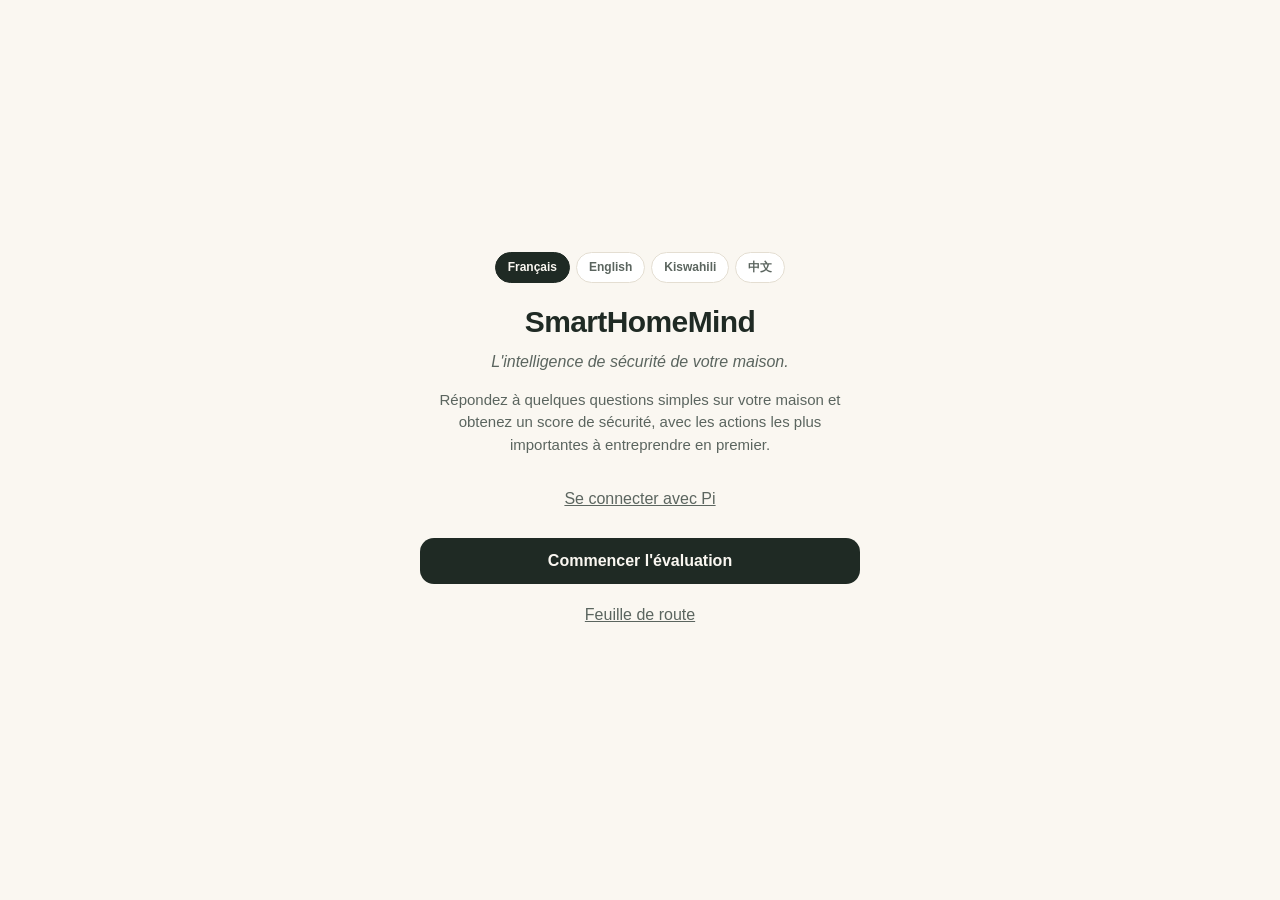
<file: index.html>
<!DOCTYPE html>
<html lang="fr">
<head>
  <meta charset="UTF-8" />
  <meta name="viewport" content="width=device-width, initial-scale=1.0" />
  <title>SmartHomeMind — Évaluation de sécurité domestique</title>
  <meta name="description" content="Évaluez la sécurité de votre maison et obtenez vos actions prioritaires." />

  <!-- PWA: installability -->
  <link rel="manifest" href="manifest.json" />
  <meta name="theme-color" content="#1f2a24" />

  <!-- PWA: iOS-specific install support (Safari doesn't fully read manifest.json) -->
  <meta name="apple-mobile-web-app-capable" content="yes" />
  <meta name="apple-mobile-web-app-status-bar-style" content="black-translucent" />
  <meta name="apple-mobile-web-app-title" content="SmartHomeMind" />
  <link rel="apple-touch-icon" href="assets/icons/apple-touch-icon.png" />

  <link rel="stylesheet" href="css/style.css" />

  <!-- Pi Network SDK (foundational, no bundler needed) -->
  <script src="https://sdk.minepi.com/pi-sdk.js"></script>
</head>
<body>
  <main id="app" role="main">
    <!-- All screens are rendered here by js/main.js -->
    <noscript>SmartHomeMind nécessite JavaScript pour fonctionner.</noscript>
  </main>

  <script type="module" src="js/main.js"></script>
</body>
</html>
</file>
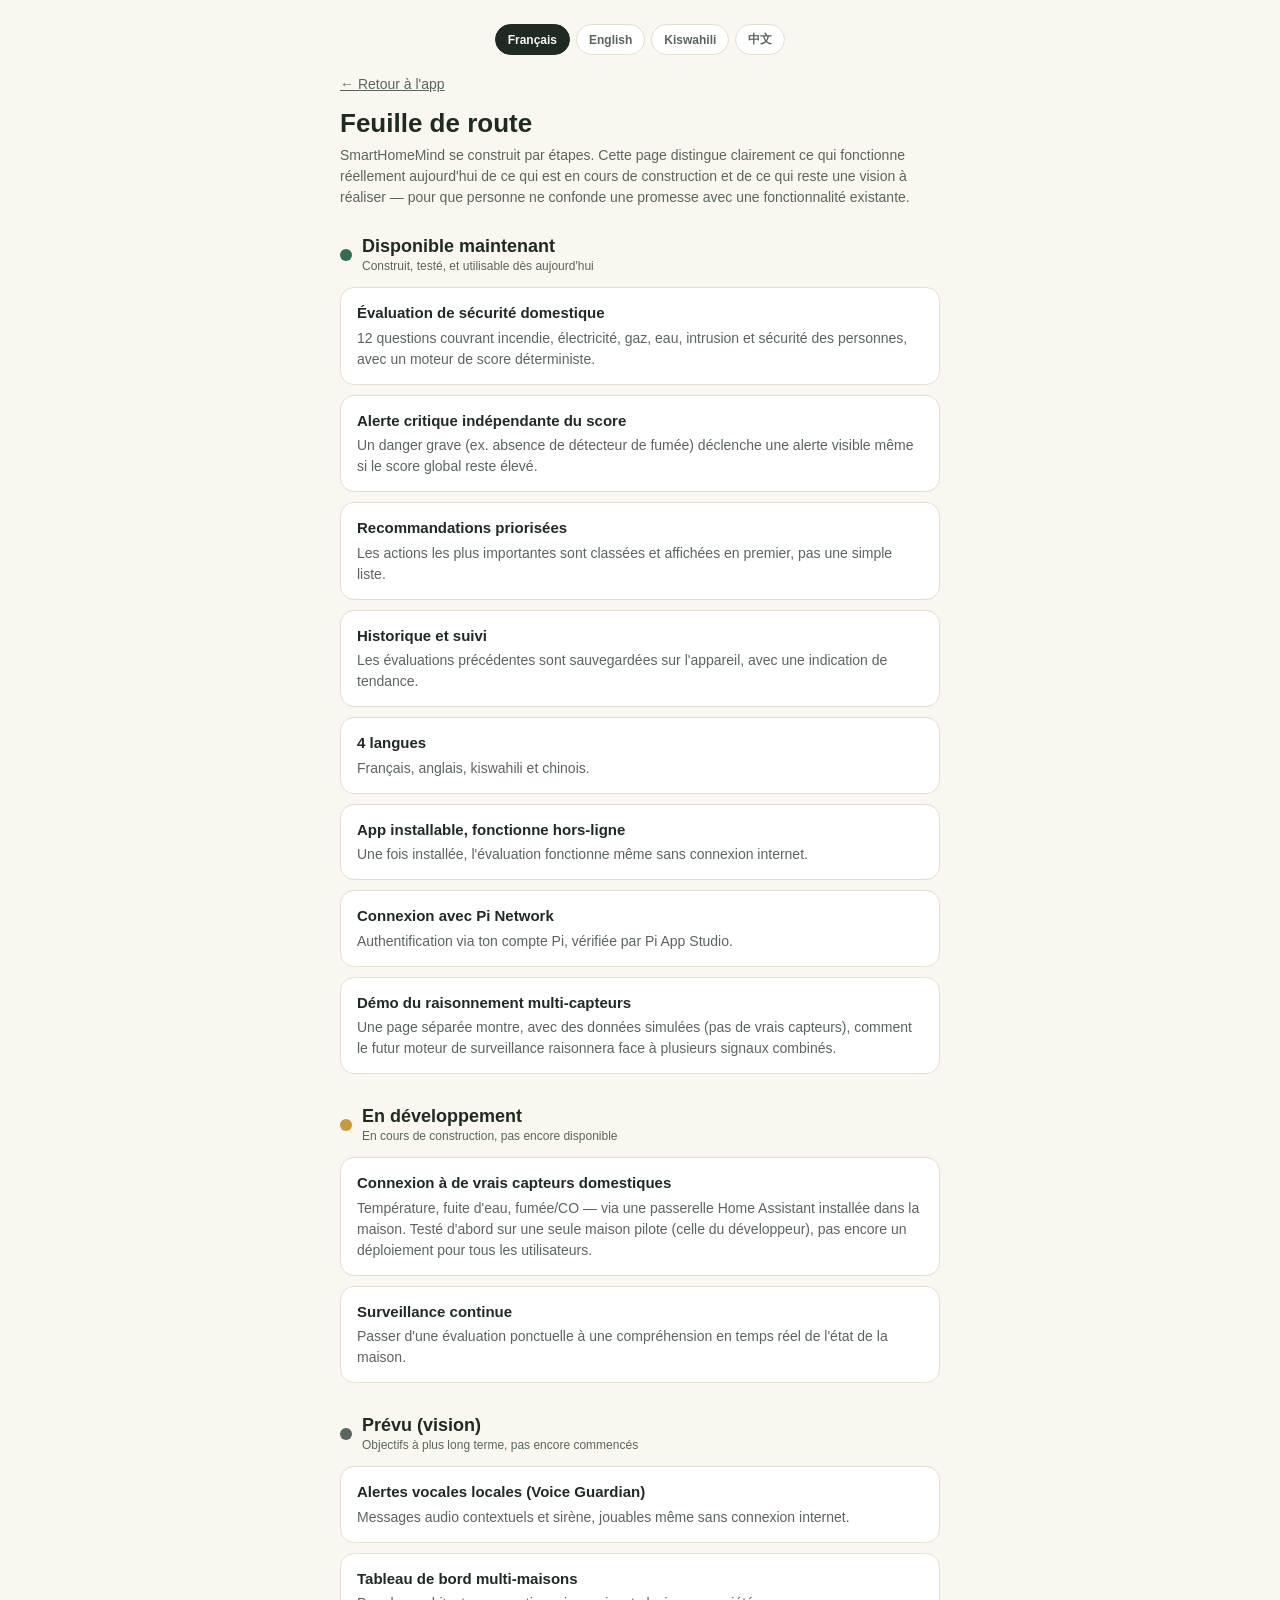
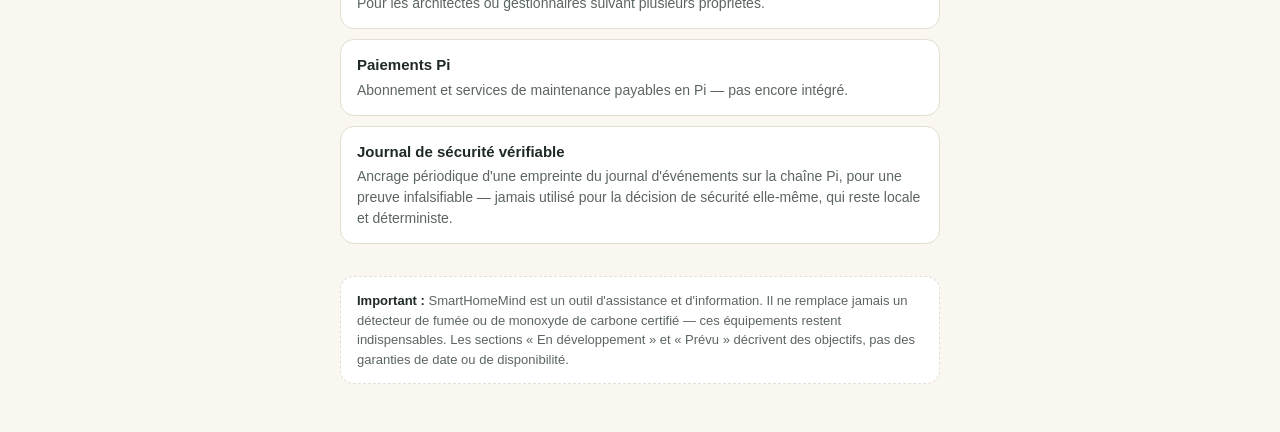
<file: roadmap/index.html>
<!DOCTYPE html>
<html lang="fr">
<head>
<meta charset="UTF-8" />
<meta name="viewport" content="width=device-width, initial-scale=1.0" />
<title>SmartHomeMind — Roadmap</title>
<meta name="description" content="Ce qui est disponible aujourd'hui, ce qui est en développement, et ce qui est prévu pour SmartHomeMind." />
<style>
:root {
  --color-bg: #faf7f1;
  --color-surface: #ffffff;
  --color-ink: #1f2a24;
  --color-ink-soft: #5b655f;
  --color-safe: #2f6f4e;
  --color-moderate: #c99a3b;
  --color-line: #e4ded2;
  --font-body: -apple-system, BlinkMacSystemFont, "Segoe UI", Roboto, "Helvetica Neue", Arial, sans-serif;
  --radius: 14px;
  --max-width: 640px;
}
* { box-sizing: border-box; }
html, body { margin: 0; padding: 0; background: var(--color-bg); color: var(--color-ink); font-family: var(--font-body); -webkit-font-smoothing: antialiased; }
body { min-height: 100vh; display: flex; justify-content: center; }
#app { width: 100%; max-width: var(--max-width); padding: 24px 20px 48px; }
.language-switcher { display: flex; justify-content: center; gap: 6px; margin-bottom: 20px; }
.lang-option { font-family: var(--font-body); font-size: 12px; font-weight: 600; padding: 6px 12px; border-radius: 999px; border: 1.5px solid var(--color-line); background: var(--color-surface); color: var(--color-ink-soft); cursor: pointer; }
.lang-option.is-selected { border-color: var(--color-ink); background: var(--color-ink); color: var(--color-bg); }
.back-link { display: inline-block; font-size: 14px; color: var(--color-ink-soft); text-decoration: underline; margin-bottom: 16px; background: none; border: none; cursor: pointer; padding: 0; font-family: var(--font-body); }
.page-title { font-size: 26px; font-weight: 800; margin: 0 0 6px; }
.page-intro { font-size: 14px; color: var(--color-ink-soft); line-height: 1.5; margin: 0 0 28px; }
.section { margin-bottom: 32px; }
.section-header { display: flex; align-items: center; gap: 10px; margin-bottom: 14px; }
.status-dot { width: 12px; height: 12px; border-radius: 50%; flex-shrink: 0; }
.status-dot.available { background: var(--color-safe); }
.status-dot.development { background: var(--color-moderate); }
.status-dot.planned { background: var(--color-ink-soft); }
.section-title { font-size: 18px; font-weight: 800; margin: 0; }
.section-subtitle { font-size: 12px; color: var(--color-ink-soft); margin: 2px 0 0; }
.feature-list { list-style: none; margin: 0; padding: 0; display: flex; flex-direction: column; gap: 10px; }
.feature-item { background: var(--color-surface); border: 1.5px solid var(--color-line); border-radius: var(--radius); padding: 14px 16px; font-size: 14px; line-height: 1.5; }
.feature-item strong { display: block; font-size: 15px; margin-bottom: 3px; }
.feature-item span { color: var(--color-ink-soft); }
.disclaimer { background: var(--color-surface); border: 1.5px dashed var(--color-line); border-radius: var(--radius); padding: 14px 16px; font-size: 13px; color: var(--color-ink-soft); line-height: 1.5; margin-top: 8px; }
.disclaimer strong { color: var(--color-ink); }
</style>
</head>
<body>
<main id="app"></main>

<script>
const LANGUAGE_STORAGE_KEY = "smarthomemind_lang_v1";
const SUPPORTED_LANGUAGES = ["fr", "en", "sw", "zh"];
const LANGUAGE_DISPLAY_NAMES = { fr: "Français", en: "English", sw: "Kiswahili", zh: "中文" };

function getLanguage() {
  const saved = localStorage.getItem(LANGUAGE_STORAGE_KEY);
  return SUPPORTED_LANGUAGES.includes(saved) ? saved : "fr";
}
function setLanguage(lang) {
  localStorage.setItem(LANGUAGE_STORAGE_KEY, lang);
  document.documentElement.lang = lang;
}

const T = {
  backLink: { fr: "← Retour à l'app", en: "← Back to app", sw: "← Rudi kwenye app", zh: "← 返回应用" },
  pageTitle: { fr: "Feuille de route", en: "Roadmap", sw: "Ramani ya njia", zh: "路线图" },
  pageIntro: {
    fr: "SmartHomeMind se construit par étapes. Cette page distingue clairement ce qui fonctionne réellement aujourd'hui de ce qui est en cours de construction et de ce qui reste une vision à réaliser — pour que personne ne confonde une promesse avec une fonctionnalité existante.",
    en: "SmartHomeMind is being built in stages. This page clearly separates what actually works today from what's being built and what remains a vision to achieve — so no one mistakes a promise for an existing feature.",
    sw: "SmartHomeMind inajengwa hatua kwa hatua. Ukurasa huu unatofautisha wazi kile kinachofanya kazi kweli leo na kile kinachoendelezwa na kile kinachobaki kuwa dira ya kufikiwa — ili hakuna mtu achanganye ahadi na kipengele kilichopo.",
    zh: "SmartHomeMind 正在分阶段构建。本页面清楚区分了今天真正可用的功能、正在开发中的功能，以及仍是愿景尚未实现的目标——以免任何人将承诺误认为已有功能。",
  },
  availableTitle: { fr: "Disponible maintenant", en: "Available now", sw: "Inapatikana sasa", zh: "现已推出" },
  availableSubtitle: { fr: "Construit, testé, et utilisable dès aujourd'hui", en: "Built, tested, and usable today", sw: "Imejengwa, imejaribiwa, na inaweza kutumika leo", zh: "已构建、已测试，今天即可使用" },
  devTitle: { fr: "En développement", en: "In development", sw: "Inaendelezwa", zh: "开发中" },
  devSubtitle: { fr: "En cours de construction, pas encore disponible", en: "Being built, not yet available", sw: "Inajengwa, bado haipatikani", zh: "正在建设中，尚未推出" },
  plannedTitle: { fr: "Prévu (vision)", en: "Planned (vision)", sw: "Imepangwa (dira)", zh: "计划中（愿景）" },
  plannedSubtitle: { fr: "Objectifs à plus long terme, pas encore commencés", en: "Longer-term goals, not yet started", sw: "Malengo ya muda mrefu, bado hayajaanza", zh: "长期目标，尚未开始" },
  disclaimerLabel: { fr: "Important :", en: "Important:", sw: "Muhimu:", zh: "重要提示：" },
  disclaimerText: {
    fr: "SmartHomeMind est un outil d'assistance et d'information. Il ne remplace jamais un détecteur de fumée ou de monoxyde de carbone certifié — ces équipements restent indispensables. Les sections « En développement » et « Prévu » décrivent des objectifs, pas des garanties de date ou de disponibilité.",
    en: "SmartHomeMind is an assistance and information tool. It never replaces a certified smoke or carbon monoxide detector — that equipment remains essential. The \"In development\" and \"Planned\" sections describe goals, not guarantees of date or availability.",
    sw: "SmartHomeMind ni chombo cha usaidizi na taarifa. Hakibadilishi kamwe kigunduzi cha moshi au monoksidi kaboni kilichothibitishwa — vifaa hivyo vinabaki muhimu. Sehemu za \"Inaendelezwa\" na \"Imepangwa\" zinaelezea malengo, si dhamana ya tarehe au upatikanaji.",
    zh: "SmartHomeMind 是一款辅助信息工具。它绝不能替代经认证的烟雾或一氧化碳探测器——这些设备仍然是必不可少的。“开发中”和“计划中”部分描述的是目标，而非日期或可用性的保证。",
  },
};
  
const AVAILABLE_FEATURES = [
  {
    title: { fr: "Évaluation de sécurité domestique", en: "Home safety assessment", sw: "Tathmini ya usalama wa nyumbani", zh: "家庭安全评估" },
    desc: {
      fr: "12 questions couvrant incendie, électricité, gaz, eau, intrusion et sécurité des personnes, avec un moteur de score déterministe.",
      en: "12 questions covering fire, electrical, gas, water, intrusion, and people safety, with a deterministic scoring engine.",
      sw: "Maswali 12 yanayohusu moto, umeme, gesi, maji, uvamizi, na usalama wa watu, pamoja na injini ya alama thabiti.",
      zh: "涵盖火灾、电气、燃气、水、入侵和人身安全的12个问题，配有确定性评分引擎。",
    },
  },
  {
    title: { fr: "Alerte critique indépendante du score", en: "Critical alert independent of score", sw: "Tahadhari muhimu isiyotegemea alama", zh: "独立于评分的严重警报" },
    desc: {
      fr: "Un danger grave (ex. absence de détecteur de fumée) déclenche une alerte visible même si le score global reste élevé.",
      en: "A serious hazard (e.g. no smoke detector) triggers a visible alert even if the overall score stays high.",
      sw: "Hatari kubwa (mfano, kutokuwa na kigunduzi cha moshi) husababisha tahadhari inayoonekana hata kama alama ya jumla inabaki juu.",
      zh: "严重危险（例如没有烟雾探测器）即使总体评分较高，也会触发明显警报。",
    },
  },
  {
    title: { fr: "Recommandations priorisées", en: "Prioritized recommendations", sw: "Mapendekezo yenye kipaumbele", zh: "优先建议" },
    desc: {
      fr: "Les actions les plus importantes sont classées et affichées en premier, pas une simple liste.",
      en: "The most important actions are ranked and shown first, not just a plain list.",
      sw: "Hatua muhimu zaidi zimepangwa na kuonyeshwa kwanza, si orodha tu.",
      zh: "最重要的行动会被排序并优先显示，而不是简单罗列。",
    },
  },
  {
    title: { fr: "Historique et suivi", en: "History and tracking", sw: "Historia na ufuatiliaji", zh: "历史记录与追踪" },
    desc: {
      fr: "Les évaluations précédentes sont sauvegardées sur l'appareil, avec une indication de tendance.",
      en: "Past assessments are saved on the device, with a trend indicator.",
      sw: "Tathmini za awali zinahifadhiwa kwenye kifaa, pamoja na kiashiria cha mwelekeo.",
      zh: "以往的评估会保存在设备上，并显示趋势指示。",
    },
  },
  {
    title: { fr: "4 langues", en: "4 languages", sw: "Lugha 4", zh: "4种语言" },
    desc: {
      fr: "Français, anglais, kiswahili et chinois.",
      en: "French, English, Kiswahili, and Chinese.",
      sw: "Kifaransa, Kiingereza, Kiswahili, na Kichina.",
      zh: "法语、英语、斯瓦希里语和中文。",
    },
  },
  {
    title: { fr: "App installable, fonctionne hors-ligne", en: "Installable app, works offline", sw: "App inayoweza kusakinishwa, inafanya kazi bila mtandao", zh: "可安装应用，离线可用" },
    desc: {
      fr: "Une fois installée, l'évaluation fonctionne même sans connexion internet.",
      en: "Once installed, the assessment works even without an internet connection.",
      sw: "Mara ikisakinishwa, tathmini inafanya kazi hata bila muunganisho wa intaneti.",
      zh: "安装后，即使没有网络连接，评估功能也能使用。",
    },
  },
  {
    title: { fr: "Connexion avec Pi Network", en: "Sign in with Pi Network", sw: "Kuingia na Pi Network", zh: "使用 Pi Network 登录" },
    desc: {
      fr: "Authentification via ton compte Pi, vérifiée par Pi App Studio.",
      en: "Authentication via your Pi account, verified by Pi App Studio.",
      sw: "Uthibitishaji kupitia akaunti yako ya Pi, iliyothibitishwa na Pi App Studio.",
      zh: "通过您的 Pi 账户进行身份验证，由 Pi App Studio 验证。",
    },
  },
  {
    title: { fr: "Démo du raisonnement multi-capteurs", en: "Multi-sensor reasoning demo", sw: "Onyesho la hoja za sensa nyingi", zh: "多传感器推理演示" },
    desc: {
      fr: "Une page séparée montre, avec des données simulées (pas de vrais capteurs), comment le futur moteur de surveillance raisonnera face à plusieurs signaux combinés.",
      en: "A separate page shows, using simulated data (no real sensors), how the future monitoring engine will reason about multiple combined signals.",
      sw: "Ukurasa tofauti unaonyesha, kwa kutumia data ya kuiga (si sensa halisi), jinsi injini ya ufuatiliaji ya baadaye itakavyofikiri kuhusu ishara nyingi zilizounganishwa.",
      zh: "另一个页面使用模拟数据（非真实传感器）展示未来的监控引擎将如何对多个组合信号进行推理。",
    },
  },
];

const DEVELOPMENT_FEATURES = [
  {
    title: { fr: "Connexion à de vrais capteurs domestiques", en: "Connecting real home sensors", sw: "Kuunganisha sensa halisi za nyumbani", zh: "连接真实的家庭传感器" },
    desc: {
      fr: "Température, fuite d'eau, fumée/CO — via une passerelle Home Assistant installée dans la maison. Testé d'abord sur une seule maison pilote (celle du développeur), pas encore un déploiement pour tous les utilisateurs.",
      en: "Temperature, water leak, smoke/CO — via a Home Assistant gateway installed in the home. Being tested first on a single pilot house (the developer's own), not yet a rollout for all users.",
      sw: "Joto, uvujaji wa maji, moshi/CO — kupitia lango la Home Assistant lililowekwa nyumbani. Inajaribiwa kwanza kwenye nyumba moja ya majaribio (ya mtengenezaji mwenyewe), bado si kwa watumiaji wote.",
      zh: "温度、漏水、烟雾/一氧化碳——通过安装在家中的 Home Assistant 网关。目前仅在一个试点住宅（开发者自己的住宅）中测试，尚未面向所有用户推广。",
    },
  },
  {
    title: { fr: "Surveillance continue", en: "Continuous monitoring", sw: "Ufuatiliaji endelevu", zh: "持续监控" },
    desc: {
      fr: "Passer d'une évaluation ponctuelle à une compréhension en temps réel de l'état de la maison.",
      en: "Moving from a one-time assessment to a real-time understanding of the home's state.",
      sw: "Kuhama kutoka tathmini ya mara moja kwenda uelewa wa wakati halisi wa hali ya nyumba.",
      zh: "从一次性评估转变为对家庭状态的实时理解。",
    },
  },
];
  
const PLANNED_FEATURES = [
  {
    title: { fr: "Alertes vocales locales (Voice Guardian)", en: "Local voice alerts (Voice Guardian)", sw: "Tahadhari za sauti za ndani (Mlinzi wa Sauti)", zh: "本地语音警报（语音守护者）" },
    desc: {
      fr: "Messages audio contextuels et sirène, jouables même sans connexion internet.",
      en: "Contextual audio messages and siren, playable even without an internet connection.",
      sw: "Ujumbe wa sauti wa muktadha na king'ora, unaoweza kuchezwa hata bila muunganisho wa intaneti.",
      zh: "情境化语音消息和警报声，即使没有网络连接也能播放。",
    },
  },
  {
    title: { fr: "Tableau de bord multi-maisons", en: "Multi-home dashboard", sw: "Dashibodi ya nyumba nyingi", zh: "多住宅仪表板" },
    desc: {
      fr: "Pour les architectes ou gestionnaires suivant plusieurs propriétés.",
      en: "For architects or managers overseeing multiple properties.",
      sw: "Kwa wasanifu au wasimamizi wanaofuatilia mali nyingi.",
      zh: "适用于管理多处房产的建筑师或管理人员。",
    },
  },
  {
    title: { fr: "Paiements Pi", en: "Pi Payments", sw: "Malipo ya Pi", zh: "Pi 支付" },
    desc: {
      fr: "Abonnement et services de maintenance payables en Pi — pas encore intégré.",
      en: "Subscription and maintenance services payable in Pi — not yet integrated.",
      sw: "Usajili na huduma za matengenezo zinazolipwa kwa Pi — bado hazijaunganishwa.",
      zh: "可用 Pi 支付的订阅和维护服务——尚未集成。",
    },
  },
  {
    title: { fr: "Journal de sécurité vérifiable", en: "Verifiable safety log", sw: "Kumbukumbu ya usalama inayothibitishwa", zh: "可验证的安全日志" },
    desc: {
      fr: "Ancrage périodique d'une empreinte du journal d'événements sur la chaîne Pi, pour une preuve infalsifiable — jamais utilisé pour la décision de sécurité elle-même, qui reste locale et déterministe.",
      en: "Periodic anchoring of an event-log fingerprint on the Pi chain, for tamper-proof evidence — never used for the safety decision itself, which stays local and deterministic.",
      sw: "Uwekaji wa mara kwa mara wa alama ya kumbukumbu ya matukio kwenye mnyororo wa Pi, kwa ushahidi usioweza kubadilishwa — haitumiki kamwe kwa uamuzi wa usalama wenyewe, ambao unabaki wa ndani na thabiti.",
      zh: "定期将事件日志的指纹锚定在 Pi 链上，以提供防篡改证据——绝不用于安全决策本身，安全决策始终保持本地化和确定性。",
    },
  },
];

function t(key) {
  const lang = getLanguage();
  return T[key][lang] || T[key].fr;
}
function localized(field) {
  const lang = getLanguage();
  return field[lang] || field.fr;
}

function renderFeatureList(features) {
  return `
    <ul class="feature-list">
      ${features
        .map(
          (f) => `
        <li class="feature-item">
          <strong>${localized(f.title)}</strong>
          <span>${localized(f.desc)}</span>
        </li>
      `
        )
        .join("")}
    </ul>
  `;
}

function render() {
  const currentLang = getLanguage();
  const root = document.getElementById("app");

  root.innerHTML = `
    <div class="language-switcher" role="group" aria-label="Language">
      ${SUPPORTED_LANGUAGES.map(
        (lang) => `
        <button type="button" class="lang-option ${lang === currentLang ? "is-selected" : ""}" data-lang="${lang}">
          ${LANGUAGE_DISPLAY_NAMES[lang]}
        </button>
      `
      ).join("")}
    </div>

    <button type="button" class="back-link" id="back-link">${t("backLink")}</button>

    <h1 class="page-title">${t("pageTitle")}</h1>
    <p class="page-intro">${t("pageIntro")}</p>

    <div class="section">
      <div class="section-header">
        <span class="status-dot available"></span>
        <div>
          <h2 class="section-title">${t("availableTitle")}</h2>
          <p class="section-subtitle">${t("availableSubtitle")}</p>
        </div>
      </div>
      ${renderFeatureList(AVAILABLE_FEATURES)}
    </div>

    <div class="section">
      <div class="section-header">
        <span class="status-dot development"></span>
        <div>
          <h2 class="section-title">${t("devTitle")}</h2>
          <p class="section-subtitle">${t("devSubtitle")}</p>
        </div>
      </div>
      ${renderFeatureList(DEVELOPMENT_FEATURES)}
    </div>

    <div class="section">
      <div class="section-header">
        <span class="status-dot planned"></span>
        <div>
          <h2 class="section-title">${t("plannedTitle")}</h2>
          <p class="section-subtitle">${t("plannedSubtitle")}</p>
        </div>
      </div>
      ${renderFeatureList(PLANNED_FEATURES)}
    </div>

    <div class="disclaimer">
      <strong>${t("disclaimerLabel")}</strong> ${t("disclaimerText")}
    </div>
  `;

  root.querySelectorAll(".lang-option").forEach((btn) => {
    btn.addEventListener("click", () => {
      setLanguage(btn.dataset.lang);
      render();
    });
  });

  document.getElementById("back-link").addEventListener("click", () => {
    window.location.href = "../index.html";
  });
}

document.documentElement.lang = getLanguage();
render();
</script>
</body>
</html>
</file>
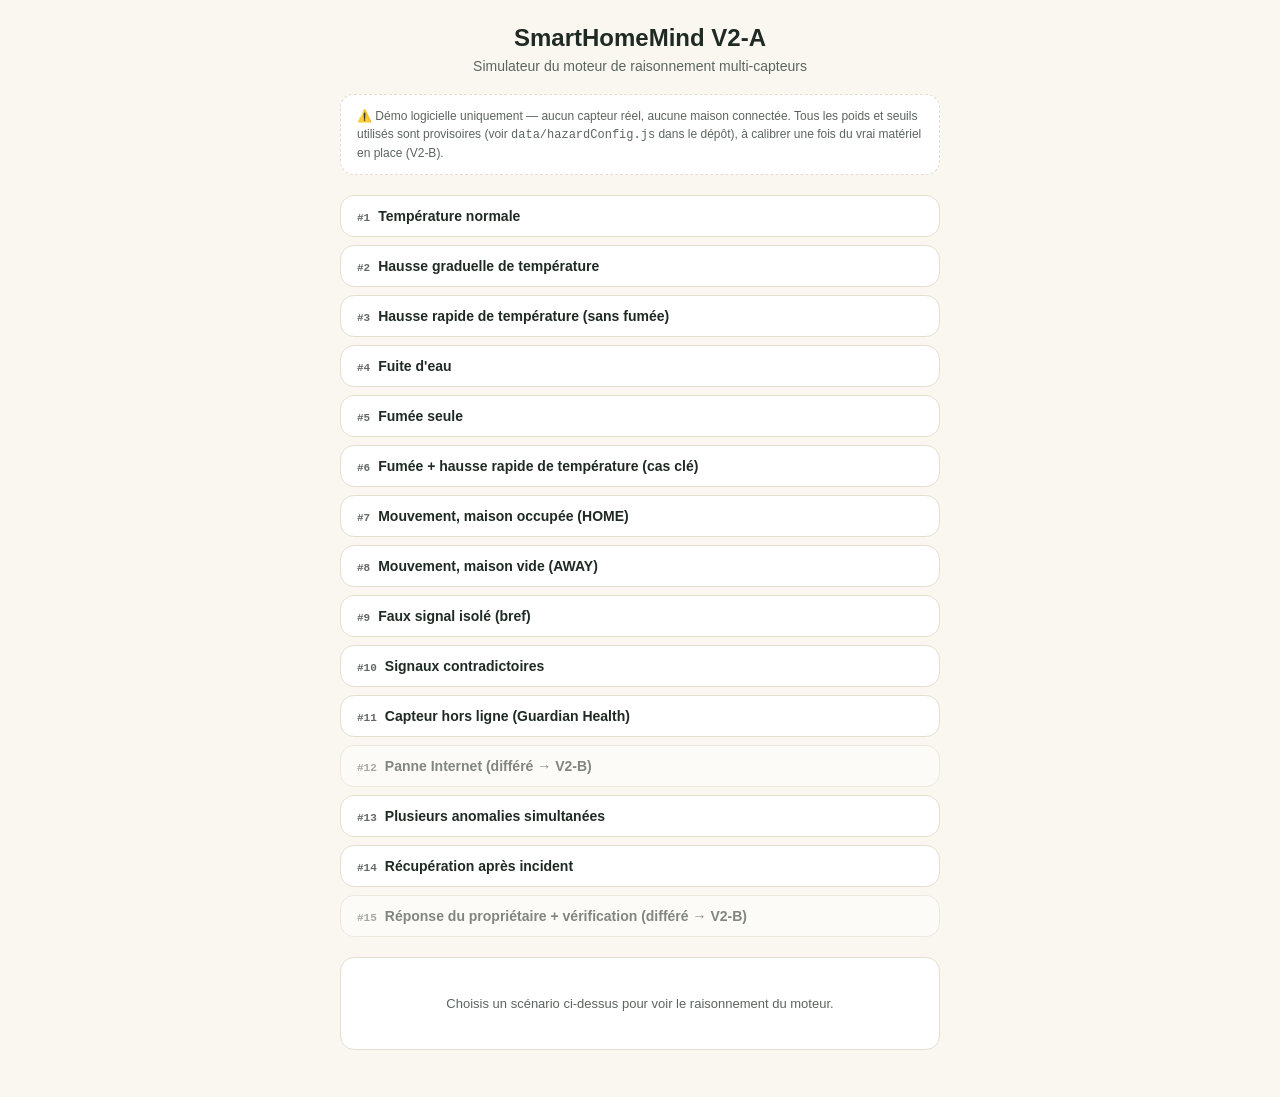
<file: v2a/simulation.html>
<!DOCTYPE html>
<html lang="fr">
<head>
<meta charset="UTF-8" />
<meta name="viewport" content="width=device-width, initial-scale=1.0" />
<title>SmartHomeMind V2-A — Simulateur de raisonnement</title>
<meta name="description" content="Démo interactive du moteur de raisonnement multi-capteurs de SmartHomeMind — aucun matériel requis." />
<style>
:root {
  --color-bg: #faf7f1;
  --color-surface: #ffffff;
  --color-ink: #1f2a24;
  --color-ink-soft: #5b655f;
  --color-safe: #2f6f4e;
  --color-moderate: #c99a3b;
  --color-risk: #b8452f;
  --color-critical: #7a1f1f;
  --color-line: #e4ded2;
  --font-body: -apple-system, BlinkMacSystemFont, "Segoe UI", Roboto, "Helvetica Neue", Arial, sans-serif;
  --font-mono: ui-monospace, "SF Mono", "Cascadia Mono", "Roboto Mono", Consolas, monospace;
  --radius: 14px;
  --max-width: 640px;
}
* { box-sizing: border-box; }
html, body { margin: 0; padding: 0; background: var(--color-bg); color: var(--color-ink); font-family: var(--font-body); -webkit-font-smoothing: antialiased; }
body { min-height: 100vh; display: flex; justify-content: center; }
#app { width: 100%; max-width: var(--max-width); min-height: 100vh; padding: 24px 20px 48px; }
.header { text-align: center; margin-bottom: 20px; }
.app-title { font-size: 24px; font-weight: 800; margin: 0 0 6px; }
.app-tagline { font-size: 14px; color: var(--color-ink-soft); margin: 0; }
.disclaimer { background: var(--color-surface); border: 1.5px dashed var(--color-line); border-radius: var(--radius); padding: 12px 16px; font-size: 12px; color: var(--color-ink-soft); margin-bottom: 20px; line-height: 1.5; }
.scenario-picker { display: flex; flex-direction: column; gap: 8px; margin-bottom: 20px; }
.scenario-btn { text-align: left; font-family: var(--font-body); font-size: 14px; font-weight: 600; padding: 12px 16px; border-radius: var(--radius); border: 1.5px solid var(--color-line); background: var(--color-surface); cursor: pointer; color: var(--color-ink); }
.scenario-btn:hover { border-color: var(--color-ink); }
.scenario-btn.is-selected { border-color: var(--color-ink); background: var(--color-ink); color: var(--color-bg); }
.scenario-btn .num { font-family: var(--font-mono); font-size: 11px; opacity: 0.7; margin-right: 8px; }
.scenario-btn.deferred { opacity: 0.55; cursor: not-allowed; }
.run-panel { background: var(--color-surface); border: 1.5px solid var(--color-line); border-radius: var(--radius); padding: 18px; }
.run-panel h2 { font-size: 16px; margin: 0 0 4px; }
.run-panel .desc { font-size: 13px; color: var(--color-ink-soft); margin: 0 0 14px; }
.deferred-note { background: #fff6e6; border: 1px solid var(--color-moderate); border-radius: 10px; padding: 12px 14px; font-size: 13px; color: var(--color-ink); }
.steps-list { font-family: var(--font-mono); font-size: 12px; background: var(--color-bg); border-radius: 10px; padding: 10px 14px; margin-bottom: 14px; white-space: pre-wrap; line-height: 1.6; }
.result-block { border-top: 1px solid var(--color-line); padding-top: 14px; margin-top: 14px; }
.result-location { font-size: 13px; font-weight: 700; text-transform: uppercase; letter-spacing: 0.04em; color: var(--color-ink-soft); margin-bottom: 8px; }
.category-row { display: flex; flex-wrap: wrap; align-items: center; gap: 8px; padding: 10px 12px; border-radius: 10px; margin-bottom: 8px; border: 1.5px solid var(--color-line); }
.category-row.level-NORMAL { border-color: var(--color-line); }
.category-row.level-INFO { border-color: #cfcabb; background: #fbfaf6; }
.category-row.level-WARNING { border-color: var(--color-moderate); background: #fff8ea; }
.category-row.level-CRITICAL { border-color: var(--color-critical); background: #fdeeee; }
.category-name { font-weight: 700; font-size: 13px; min-width: 150px; }
.metric { font-family: var(--font-mono); font-size: 12px; color: var(--color-ink-soft); }
.level-pill { font-size: 11px; font-weight: 800; text-transform: uppercase; padding: 3px 8px; border-radius: 999px; color: #fff; }
.level-pill.level-NORMAL { background: var(--color-ink-soft); }
.level-pill.level-INFO { background: #8a8367; }
.level-pill.level-WARNING { background: var(--color-moderate); }
.level-pill.level-CRITICAL { background: var(--color-critical); }
.downgrade-note { font-size: 11px; color: var(--color-moderate); font-style: italic; }
.channels { font-size: 11px; color: var(--color-ink-soft); width: 100%; margin-top: 4px; }
.expectation { font-size: 12px; color: var(--color-ink-soft); margin-top: 14px; padding-top: 10px; border-top: 1px dashed var(--color-line); }
.guardian-health { font-size: 12px; margin-top: 8px; padding: 8px 12px; border-radius: 8px; background: var(--color-bg); }
.empty-state { text-align: center; color: var(--color-ink-soft); font-size: 13px; padding: 20px 0; }
</style>
</head>
<body>
<main id="app"></main>

<script>
/* ============================================================
   ENGINE — ported from the Node.js CLI version (core/*.js and
   simulator/scenarios.js in this same repo's v2a/ folder). Logic is
   kept identical; only the module system changes (no require/exports,
   since this runs directly in the browser).
   ============================================================ */

// ---------- data/hazardConfig.js ----------
const METRIC_CONFIG = {
  smoke: { weight: 0.5, halfLifeSeconds: 60 },
  co: { weight: 0.5, halfLifeSeconds: 180 },
  water_leak: { weight: 0.4, halfLifeSeconds: 600 },
  temperature_velocity: { weight: 0.35, halfLifeSeconds: 120 },
  temperature_absolute: { weight: 0.3, halfLifeSeconds: 300 },
  motion: { weight: 0.3, halfLifeSeconds: 90 },
};
const HAZARD_CATEGORIES = {
  FIRE: ["smoke", "temperature_velocity"],
  GAS: ["co"],
  WATER: ["water_leak"],
  INTRUSION: ["motion"],
  ELECTRICAL_OVERHEATING: ["temperature_absolute"],
};
const ESCALATION_THRESHOLDS = [
  { min: 0.8, level: "CRITICAL" },
  { min: 0.5, level: "WARNING" },
  { min: 0.2, level: "INFO" },
  { min: 0, level: "NORMAL" },
];
const SINGLE_SIGNAL_CONFIDENCE_CAP = 0.6;

// ---------- core/decay.js ----------
function computeDecay(ageSeconds, halfLifeSeconds) {
  if (ageSeconds < 0) return 1.0;
  return Math.pow(0.5, ageSeconds / halfLifeSeconds);
}

// ---------- core/homeState.js ----------
class HomeState {
  constructor(initialState) { this.current = initialState; }
  get() { return this.current; }
}

// ---------- core/guardianHealth.js ----------
const DEFAULT_STALE_AFTER_SECONDS = 300;
class GuardianHealth {
  constructor(staleAfterSeconds = DEFAULT_STALE_AFTER_SECONDS) {
    this.staleAfterSeconds = staleAfterSeconds;
    this.lastSeenBySensor = new Map();
  }
  recordHeartbeat(sensorId, timestampMs) {
    const prev = this.lastSeenBySensor.get(sensorId);
    if (!prev || timestampMs > prev) this.lastSeenBySensor.set(sensorId, timestampMs);
  }
  getSensorStatus(sensorId, nowMs) {
    const lastSeen = this.lastSeenBySensor.get(sensorId);
    if (lastSeen === undefined) return "UNKNOWN";
    const ageSeconds = (nowMs - lastSeen) / 1000;
    return ageSeconds > this.staleAfterSeconds ? "DEGRADED" : "OK";
  }
  getSensorConfidenceFactor(sensorId, nowMs) {
    const status = this.getSensorStatus(sensorId, nowMs);
    if (status === "OK") return 1.0;
    if (status === "DEGRADED") return 0.4;
    return 0.2;
  }
}

// ---------- core/riskEngine.js ----------
const VELOCITY_WINDOW_SECONDS = 180;
const VELOCITY_NOISE_FLOOR = 0.5;
const VELOCITY_SATURATION = 5.0;
const TEMP_ABS_NORMAL_C = 40;
const TEMP_ABS_SATURATION_C = 80;
const MOTION_HOME_STATE_INTENSITY = { HOME: 0.05, NIGHT: 0.5, AWAY: 0.9, VACATION: 1.0 };

function round3(n) { return Math.round(n * 1000) / 1000; }

class RiskEngine {
  constructor(homeState, guardianHealth) {
    this.homeState = homeState;
    this.guardianHealth = guardianHealth;
    this.history = new Map();
  }
  ingestReading(reading) {
    const { sensorId, timestampMs } = reading;
    if (!this.history.has(sensorId)) this.history.set(sensorId, []);
    this.history.get(sensorId).push(reading);
    this.guardianHealth.recordHeartbeat(sensorId, timestampMs);
  }
  computeTemperatureVelocity(sensorId, nowMs) {
    const readings = (this.history.get(sensorId) || []).filter(
      (r) => r.metricType === "temperature" && nowMs - r.timestampMs <= VELOCITY_WINDOW_SECONDS * 1000
    );
    if (readings.length < 2) return 0;
    const first = readings[0], last = readings[readings.length - 1];
    const minutesElapsed = (last.timestampMs - first.timestampMs) / 60000;
    if (minutesElapsed <= 0) return 0;
    return Math.max(0, (last.value - first.value) / minutesElapsed);
  }
  normalizeIntensity(reading) {
    switch (reading.metricType) {
      case "smoke": case "water_leak": return reading.value ? 1 : 0;
      case "co": return Math.min(1, Math.max(0, reading.value));
      case "motion": {
        const state = this.homeState.get();
        return reading.value ? (MOTION_HOME_STATE_INTENSITY[state] ?? 0.3) : 0;
      }
      case "temperature_velocity_derived": {
        const v = reading.value;
        if (v < VELOCITY_NOISE_FLOOR) return 0;
        return Math.min(1, v / VELOCITY_SATURATION);
      }
      case "temperature_absolute_derived": {
        const t = reading.value;
        if (t < TEMP_ABS_NORMAL_C) return 0;
        return Math.min(1, (t - TEMP_ABS_NORMAL_C) / (TEMP_ABS_SATURATION_C - TEMP_ABS_NORMAL_C));
      }
      default: return 0;
    }
  }
  evaluateLocation(locationId, nowMs) {
    const results = {};
    for (const [category, metricTypes] of Object.entries(HAZARD_CATEGORIES)) {
      let score = 0;
      const contributingFactors = [];
      const corroboratingTypes = new Set();
      for (const metricType of metricTypes) {
        const config = METRIC_CONFIG[metricType];
        if (!config) continue;
        const effectiveReadings = this._getEffectiveReadings(metricType, locationId, nowMs);
        for (const eff of effectiveReadings) {
          const ageSeconds = (nowMs - eff.timestampMs) / 1000;
          const decay = computeDecay(ageSeconds, config.halfLifeSeconds);
          const intensity = this.normalizeIntensity(eff);
          if (intensity <= 0) continue;
          const healthFactor = this.guardianHealth.getSensorConfidenceFactor(eff.sensorId, nowMs);
          const contribution = intensity * config.weight * decay * healthFactor;
          if (contribution > 0) {
            score += contribution;
            corroboratingTypes.add(metricType);
            contributingFactors.push({ sensorId: eff.sensorId, metricType, decay, healthFactor, contribution: round3(contribution) });
          }
        }
      }
      score = Math.min(1, round3(score));
      let confidence = 0;
      if (contributingFactors.length > 0) {
        const avgFreshnessHealth = contributingFactors.reduce((sum, f) => sum + f.decay * f.healthFactor, 0) / contributingFactors.length;
        const corroborationBoost = Math.min(1, corroboratingTypes.size / metricTypes.length);
        confidence = avgFreshnessHealth * (0.5 + 0.5 * corroborationBoost);
        if (corroboratingTypes.size <= 1) confidence = Math.min(confidence, SINGLE_SIGNAL_CONFIDENCE_CAP);
      }
      confidence = round3(Math.min(1, confidence));
      results[category] = { score, confidence, contributingFactors };
    }
    return results;
  }
  _getEffectiveReadings(metricType, locationId, nowMs) {
    if (metricType === "temperature_velocity") {
      return this._latestPerSensor("temperature", locationId).map((r) => ({ ...r, metricType: "temperature_velocity_derived", value: this.computeTemperatureVelocity(r.sensorId, nowMs) }));
    }
    if (metricType === "temperature_absolute") {
      return this._latestPerSensor("temperature", locationId).map((r) => ({ ...r, metricType: "temperature_absolute_derived", value: r.value }));
    }
    return this._latestPerSensor(metricType, locationId);
  }
  _latestPerSensor(metricType, locationId) {
    const bySensor = new Map();
    for (const [sensorId, readings] of this.history.entries()) {
      const matching = readings.filter((r) => r.metricType === metricType && r.locationId === locationId);
      if (matching.length === 0) continue;
      bySensor.set(sensorId, matching[matching.length - 1]);
    }
    return Array.from(bySensor.values());
  }
}

// ---------- core/escalation.js ----------
const LOW_CONFIDENCE_THRESHOLD = 0.4;
const LEVEL_ORDER = ["NORMAL", "INFO", "WARNING", "CRITICAL"];
function levelFromScore(score) { return ESCALATION_THRESHOLDS.find((t) => score >= t.min).level; }
function downgrade(level) { return LEVEL_ORDER[Math.max(0, LEVEL_ORDER.indexOf(level) - 1)]; }
function decideEscalation(category, evaluation, language) {
  const { score, confidence } = evaluation;
  let level = levelFromScore(score);
  const wasDowngraded = level !== "NORMAL" && confidence < LOW_CONFIDENCE_THRESHOLD;
  if (wasDowngraded) level = downgrade(level);
  return { category, score, confidence, rawLevel: levelFromScore(score), finalLevel: level, downgradedForLowConfidence: wasDowngraded, alertPlan: buildAlertPlan(category, level, language) };
}
function buildAlertPlan(category, level, language) {
  if (level === "NORMAL") return { channels: [], audioFile: null };
  const audioFile = `/assets/audio/${language}/alert_${category.toLowerCase()}_${level.toLowerCase()}.mp3`;
  if (level === "INFO") return { channels: ["LOG", "PUSH_DIGEST"], audioFile: null };
  if (level === "WARNING") return { channels: ["PUSH_NOTIFICATION", "LOCAL_AUDIO_PULSE"], audioFile };
  return { channels: ["PUSH_NOTIFICATION_HIGH_PRIORITY", "LOCAL_AUDIO_LOOP"], audioFile };
}

// ---------- simulator/scenarios.js ----------
const BASE_TIME_MS = Date.parse("2026-01-01T00:00:00Z");
const s = (seconds) => BASE_TIME_MS + seconds * 1000;
const SCENARIOS = [
  { id: 1, name: "Température normale", homeState: "HOME", location: "kitchen",
    steps: [{ sensorId: "temp_kitchen_01", metricType: "temperature", value: 22, timestampMs: s(0) }, { sensorId: "temp_kitchen_01", metricType: "temperature", value: 22.3, timestampMs: s(60) }],
    evalAtSeconds: 60, expectation: "Devrait rester NORMAL." },
  { id: 2, name: "Hausse graduelle de température", homeState: "HOME", location: "kitchen",
    steps: [{ sensorId: "temp_kitchen_01", metricType: "temperature", value: 22, timestampMs: s(0) }, { sensorId: "temp_kitchen_01", metricType: "temperature", value: 24, timestampMs: s(180) }],
    evalAtSeconds: 180, expectation: "Hausse lente — devrait rester sous le seuil de bruit." },
  { id: 3, name: "Hausse rapide de température (sans fumée)", homeState: "HOME", location: "garage",
    steps: [{ sensorId: "temp_garage_01", metricType: "temperature", value: 25, timestampMs: s(0) }, { sensorId: "temp_garage_01", metricType: "temperature", value: 40, timestampMs: s(120) }],
    evalAtSeconds: 120, expectation: "Hausse rapide, pas de fumée — signal unique, confiance plafonnée." },
  { id: 4, name: "Fuite d'eau", homeState: "HOME", location: "bathroom",
    steps: [{ sensorId: "leak_bathroom_01", metricType: "water_leak", value: 1, timestampMs: s(0) }],
    evalAtSeconds: 10, expectation: "WATER devrait monter — signal unique, confiance plafonnée." },
  { id: 5, name: "Fumée seule", homeState: "HOME", location: "kitchen",
    steps: [{ sensorId: "smoke_kitchen_01", metricType: "smoke", value: 1, timestampMs: s(0) }],
    evalAtSeconds: 5, expectation: "FIRE monte, mais confiance plafonnée (signal unique)." },
  { id: 6, name: "Fumée + hausse rapide de température (cas clé)", homeState: "HOME", location: "kitchen",
    steps: [{ sensorId: "temp_kitchen_01", metricType: "temperature", value: 22, timestampMs: s(0) }, { sensorId: "temp_kitchen_01", metricType: "temperature", value: 35, timestampMs: s(90) }, { sensorId: "smoke_kitchen_01", metricType: "smoke", value: 1, timestampMs: s(90) }],
    evalAtSeconds: 90, expectation: "FIRE devrait être CRITIQUE avec confiance élevée — deux signaux qui se corroborent." },
  { id: 7, name: "Mouvement, maison occupée (HOME)", homeState: "HOME", location: "living_room",
    steps: [{ sensorId: "motion_living_01", metricType: "motion", value: 1, timestampMs: s(0) }],
    evalAtSeconds: 5, expectation: "INTRUSION devrait rester proche de zéro." },
  { id: 8, name: "Mouvement, maison vide (AWAY)", homeState: "AWAY", location: "living_room",
    steps: [{ sensorId: "motion_living_01", metricType: "motion", value: 1, timestampMs: s(0) }],
    evalAtSeconds: 5, expectation: "INTRUSION devrait monter — même capteur, sens différent selon HOME_STATE." },
  { id: 9, name: "Faux signal isolé (bref)", homeState: "HOME", location: "kitchen",
    steps: [{ sensorId: "smoke_kitchen_01", metricType: "smoke", value: 1, timestampMs: s(0) }, { sensorId: "smoke_kitchen_01", metricType: "smoke", value: 0, timestampMs: s(15) }],
    evalAtSeconds: 400, expectation: "Évalué longtemps après — ne devrait plus lire comme critique." },
  { id: 10, name: "Signaux contradictoires", homeState: "HOME", location: "kitchen",
    steps: [{ sensorId: "temp_kitchen_01", metricType: "temperature", value: 22, timestampMs: s(0) }, { sensorId: "temp_kitchen_01", metricType: "temperature", value: 22.1, timestampMs: s(90) }, { sensorId: "smoke_kitchen_01", metricType: "smoke", value: 1, timestampMs: s(90) }],
    evalAtSeconds: 90, expectation: "FIRE monte (fumée réelle) mais confiance plus faible — température ne corrobore pas." },
  { id: 11, name: "Capteur hors ligne (Guardian Health)", homeState: "HOME", location: "bathroom",
    steps: [{ sensorId: "leak_bathroom_01", metricType: "water_leak", value: 1, timestampMs: s(0) }],
    evalAtSeconds: 700, expectation: "Le capteur devrait apparaître DÉGRADÉ, sa contribution à la confiance réduite.", checkGuardianHealthFor: "leak_bathroom_01" },
  { id: 12, name: "Panne Internet", deferredToV2B: true, reason: "La livraison des alertes réseau n'est pas modélisée dans cette simulation locale — pertinent seulement une fois V2-B en place." },
  { id: 13, name: "Plusieurs anomalies simultanées", homeState: "AWAY", location: "kitchen",
    steps: [{ sensorId: "temp_kitchen_01", metricType: "temperature", value: 22, timestampMs: s(0) }, { sensorId: "temp_kitchen_01", metricType: "temperature", value: 34, timestampMs: s(90) }, { sensorId: "smoke_kitchen_01", metricType: "smoke", value: 1, timestampMs: s(90) }, { sensorId: "motion_living_01", metricType: "motion", value: 1, timestampMs: s(90), locationOverride: "living_room" }],
    evalAtSeconds: 90, evalLocations: ["kitchen", "living_room"], expectation: "Incendie (cuisine) CRITIQUE ; intrusion (salon, AWAY) monte aussi — deux dangers indépendants rapportés séparément." },
  { id: 14, name: "Récupération après incident", homeState: "HOME", location: "kitchen",
    steps: [{ sensorId: "smoke_kitchen_01", metricType: "smoke", value: 1, timestampMs: s(0) }, { sensorId: "smoke_kitchen_01", metricType: "smoke", value: 0, timestampMs: s(30) }],
    evalAtSeconds: 500, expectation: "Le score devrait redescendre — le système 'remarque' la récupération." },
  { id: 15, name: "Réponse du propriétaire + vérification", deferredToV2B: true, reason: "Nécessite une vraie boucle d'interaction humaine — pas testable sans interface et sans humain réel." },
];

/* ============================================================
   UI
   ============================================================ */
const root = document.getElementById("app");
let selectedScenarioId = null;

function render() {
  root.innerHTML = `
    <div class="header">
      <h1 class="app-title">SmartHomeMind V2-A</h1>
      <p class="app-tagline">Simulateur du moteur de raisonnement multi-capteurs</p>
    </div>
    <div class="disclaimer">
      ⚠️ Démo logicielle uniquement — aucun capteur réel, aucune maison connectée. Tous les poids et seuils utilisés sont provisoires (voir <code>data/hazardConfig.js</code> dans le dépôt), à calibrer une fois du vrai matériel en place (V2-B).
    </div>
    <div class="scenario-picker">
      ${SCENARIOS.map((sc) => `
        <button type="button" class="scenario-btn ${sc.id === selectedScenarioId ? "is-selected" : ""} ${sc.deferredToV2B ? "deferred" : ""}" data-id="${sc.id}">
          <span class="num">#${sc.id}</span>${sc.name}${sc.deferredToV2B ? " (différé → V2-B)" : ""}
        </button>
      `).join("")}
    </div>
    <div class="run-panel" id="run-panel">
      <div class="empty-state">Choisis un scénario ci-dessus pour voir le raisonnement du moteur.</div>
    </div>
  `;

  root.querySelectorAll(".scenario-btn").forEach((btn) => {
    btn.addEventListener("click", () => {
      selectedScenarioId = Number(btn.dataset.id);
      render();
      runSelected();
    });
  });

  if (selectedScenarioId) runSelected();
}

function runSelected() {
  const scenario = SCENARIOS.find((s) => s.id === selectedScenarioId);
  const panel = document.getElementById("run-panel");
  if (!panel || !scenario) return;

  if (scenario.deferredToV2B) {
    panel.innerHTML = `
      <h2>#${scenario.id} — ${scenario.name}</h2>
      <div class="deferred-note"><strong>Différé vers V2-B (pilote physique).</strong><br>${scenario.reason}</div>
    `;
    return;
  }

  const homeState = new HomeState(scenario.homeState);
  const guardianHealth = new GuardianHealth();
  const engine = new RiskEngine(homeState, guardianHealth);

  for (const step of scenario.steps) {
    engine.ingestReading({
      sensorId: step.sensorId,
      locationId: step.locationOverride || scenario.location,
      metricType: step.metricType,
      value: step.value,
      timestampMs: step.timestampMs,
    });
  }

  const anchorMs = Date.parse("2026-01-01T00:00:00Z");
  const evalMs = anchorMs + scenario.evalAtSeconds * 1000;
  const locations = scenario.evalLocations || [scenario.location];

  const stepsText = scenario.steps
    .map((st) => `t+${Math.round((st.timestampMs - scenario.steps[0].timestampMs) / 1000)}s  ${(st.locationOverride || scenario.location)}/${st.sensorId}  ${st.metricType}=${st.value}`)
    .join("\n");

  let resultsHtml = "";
  for (const loc of locations) {
    const evaluation = engine.evaluateLocation(loc, evalMs);
    resultsHtml += `<div class="result-block"><div class="result-location">${loc} — HOME_STATE: ${homeState.get()}</div>`;
    let anyShown = false;
    for (const [category, result] of Object.entries(evaluation)) {
      if (result.score === 0 && result.confidence === 0) continue;
      anyShown = true;
      const decision = decideEscalation(category, result, "fr");
      resultsHtml += `
        <div class="category-row level-${decision.finalLevel}">
          <span class="category-name">${category}</span>
          <span class="metric">score=${result.score.toFixed(3)}</span>
          <span class="metric">confiance=${result.confidence.toFixed(3)}</span>
          <span class="level-pill level-${decision.finalLevel}">${decision.finalLevel}</span>
          ${decision.downgradedForLowConfidence ? `<span class="downgrade-note">↓ rétrogradé (confiance faible)</span>` : ""}
          ${decision.finalLevel !== "NORMAL" ? `<div class="channels">Canaux : ${decision.alertPlan.channels.join(", ")}${decision.alertPlan.audioFile ? ` · audio : ${decision.alertPlan.audioFile}` : ""}</div>` : ""}
        </div>
      `;
    }
    if (!anyShown) resultsHtml += `<div class="empty-state">Aucune catégorie de danger active (tout est NORMAL).</div>`;
    resultsHtml += `</div>`;
  }

  let guardianHtml = "";
  if (scenario.checkGuardianHealthFor) {
    const status = guardianHealth.getSensorStatus(scenario.checkGuardianHealthFor, evalMs);
    guardianHtml = `<div class="guardian-health">🛡 Guardian Health — ${scenario.checkGuardianHealthFor} : <strong>${status}</strong></div>`;
  }

  panel.innerHTML = `
    <h2>#${scenario.id} — ${scenario.name}</h2>
    <p class="desc">Évalué à t+${scenario.evalAtSeconds}s</p>
    <div class="steps-list">${stepsText}</div>
    ${resultsHtml}
    ${guardianHtml}
    <div class="expectation"><strong>Ce qu'on attend :</strong> ${scenario.expectation}</div>
  `;
}

render();
</script>
</body>
</html>
</file>
<file: css/style.css>
/**
 * style.css
 * -----------
 * Design tokens (documented here so future edits stay consistent):
 *
 * COLOR
 *   --color-bg        #FAF7F1  warm parchment background
 *   --color-surface    #FFFFFF  card surfaces
 *   --color-ink        #1F2A24  primary text, "night guard" deep green-charcoal
 *   --color-ink-soft    #5B655F  secondary text
 *   --color-safe       #2F6F4E  forest green — safe / excellent / good
 *   --color-moderate    #C99A3B  ochre gold — moderate risk
 *   --color-risk       #B8452F  brick rust — high risk
 *   --color-critical    #7A1F1F  deep red — reserved ONLY for critical alerts
 *   --color-line       #E4DED2  borders, dividers
 *
 * TYPE
 *   System font stack throughout (keeps the app fully offline-capable,
 *   no external font requests — important for users on limited data).
 *   Hierarchy comes from weight/size/tracking, not from mixing families.
 *   Score numbers use the monospace stack for an "instrument reading" feel.
 *
 * SIGNATURE ELEMENT
 *   A thin triangular zigzag strip (".motif-strip"), a nod to Rwandan
 *   Imigongo geometric art, used sparingly: under the home header and
 *   as a divider above the score circle. Nowhere else.
 */

:root {
  --color-bg: #faf7f1;
  --color-surface: #ffffff;
  --color-ink: #1f2a24;
  --color-ink-soft: #5b655f;
  --color-safe: #2f6f4e;
  --color-moderate: #c99a3b;
  --color-risk: #b8452f;
  --color-critical: #7a1f1f;
  --color-line: #e4ded2;

  --font-body: -apple-system, BlinkMacSystemFont, "Segoe UI", Roboto,
    "Helvetica Neue", Arial, sans-serif;
  --font-mono: ui-monospace, "SF Mono", "Cascadia Mono", "Roboto Mono",
    Consolas, monospace;

  --radius: 14px;
  --max-width: 480px;
}

* {
  box-sizing: border-box;
}

html,
body {
  margin: 0;
  padding: 0;
  background: var(--color-bg);
  color: var(--color-ink);
  font-family: var(--font-body);
  -webkit-font-smoothing: antialiased;
}

body {
  min-height: 100vh;
  display: flex;
  justify-content: center;
}

#app {
  width: 100%;
  max-width: var(--max-width);
  min-height: 100vh;
  padding: 24px 20px 40px;
  display: flex;
  flex-direction: column;
}

/* Respect reduced-motion preferences */
@media (prefers-reduced-motion: reduce) {
  * {
    animation: none !important;
    transition: none !important;
  }
}

/* Visible keyboard focus everywhere */
button:focus-visible,
.history-item:focus-visible {
  outline: 3px solid var(--color-ink);
  outline-offset: 2px;
}

/* ---------- Signature motif ---------- */
.motif-strip {
  height: 10px;
  width: 100%;
  margin: 16px 0;
  background-image: linear-gradient(135deg, var(--color-ink) 25%, transparent 25%),
    linear-gradient(225deg, var(--color-ink) 25%, transparent 25%),
    linear-gradient(45deg, var(--color-ink) 25%, transparent 25%),
    linear-gradient(315deg, var(--color-ink) 25%, transparent 25%);
  background-position: 10px 0, 10px 0, 0 0, 0 0;
  background-size: 20px 10px;
  background-repeat: repeat-x;
  opacity: 0.35;
}

/* ---------- Buttons ---------- */
.btn-primary,
.btn-secondary,
.btn-text {
  font-family: var(--font-body);
  font-size: 16px;
  font-weight: 600;
  border-radius: var(--radius);
  padding: 14px 20px;
  cursor: pointer;
  border: none;
  width: 100%;
  transition: transform 0.06s ease, opacity 0.15s ease;
}

.btn-primary {
  background: var(--color-ink);
  color: var(--color-bg);
}
.btn-primary:active {
  transform: scale(0.98);
}
.btn-primary:disabled {
  opacity: 0.35;
  cursor: not-allowed;
}

.btn-secondary {
  background: transparent;
  color: var(--color-ink);
  border: 1.5px solid var(--color-line);
}
.btn-secondary:disabled {
  opacity: 0.35;
  cursor: not-allowed;
}

.btn-text {
  background: none;
  color: var(--color-ink-soft);
  width: auto;
  padding: 8px 4px;
  font-weight: 500;
  text-decoration: underline;
}

.nav-buttons {
  display: flex;
  flex-direction: column;
  gap: 10px;
  margin-top: 28px;
}

/* ---------- Home screen ---------- */
.home-screen {
  flex: 1;
  display: flex;
  flex-direction: column;
  justify-content: center;
  text-align: center;
  gap: 14px;
}

.app-title {
  font-size: 30px;
  font-weight: 800;
  letter-spacing: -0.02em;
  margin: 0;
}

.app-tagline {
  font-size: 16px;
  color: var(--color-ink-soft);
  margin: 0 0 4px;
  font-style: italic;
}

.app-description {
  font-size: 15px;
  line-height: 1.5;
  color: var(--color-ink-soft);
  margin: 0 0 12px;
}

.home-screen .btn-start {
  margin-top: 8px;
}
.home-screen .btn-history {
  align-self: center;
}
.pi-signed-in {
  font-size: 13px;
  color: var(--color-safe);
  font-weight: 600;
  margin: -6px 0 4px;
}

/* ---------- Language switcher ---------- */
.language-switcher {
  display: flex;
  justify-content: center;
  gap: 6px;
  margin-bottom: 8px;
}
.lang-option {
  font-family: var(--font-body);
  font-size: 12px;
  font-weight: 600;
  padding: 6px 12px;
  border-radius: 999px;
  border: 1.5px solid var(--color-line);
  background: var(--color-surface);
  color: var(--color-ink-soft);
  cursor: pointer;
}
.lang-option.is-selected {
  border-color: var(--color-ink);
  background: var(--color-ink);
  color: var(--color-bg);
}

/* ---------- Assessment screen ---------- */
.progress-bar {
  height: 6px;
  background: var(--color-line);
  border-radius: 999px;
  overflow: hidden;
  margin-bottom: 6px;
}
.progress-bar-fill {
  height: 100%;
  background: var(--color-ink);
  transition: width 0.2s ease;
}
.progress-label {
  font-size: 13px;
  color: var(--color-ink-soft);
  margin: 0 0 18px;
}

.category-chip {
  display: inline-block;
  font-size: 13px;
  font-weight: 700;
  text-transform: uppercase;
  letter-spacing: 0.05em;
  color: var(--color-ink-soft);
  margin: 0 0 8px;
}

.question-text {
  font-size: 21px;
  line-height: 1.35;
  font-weight: 700;
  margin: 0 0 8px;
}

.question-help {
  font-size: 14px;
  color: var(--color-ink-soft);
  margin: 0 0 24px;
}

.answer-options {
  display: flex;
  flex-direction: column;
  gap: 10px;
}

.answer-option {
  text-align: left;
  font-family: var(--font-body);
  font-size: 16px;
  font-weight: 600;
  padding: 16px 18px;
  border-radius: var(--radius);
  border: 1.5px solid var(--color-line);
  background: var(--color-surface);
  cursor: pointer;
}
.answer-option.is-selected {
  border-color: var(--color-ink);
  background: var(--color-ink);
    color: var(--color-bg);
}

.btn-exit {
  margin: 0 0 8px;
  padding: 4px 0;
}

/* ---------- Results screen ---------- */
.critical-banner {
  background: var(--color-critical);
  color: #fff;
  border-radius: var(--radius);
  padding: 16px 18px;
  margin-bottom: 20px;
}
.critical-banner strong {
  display: block;
  font-size: 15px;
  letter-spacing: 0.03em;
  margin-bottom: 6px;
}
.critical-banner p {
  margin: 0 0 8px;
  font-size: 14px;
  opacity: 0.95;
}
.critical-banner ul {
  margin: 0;
  padding-left: 18px;
  font-size: 14px;
}

.score-circle {
  width: 148px;
  height: 148px;
  border-radius: 50%;
  margin: 8px auto 4px;
  display: flex;
  flex-direction: column;
  align-items: center;
  justify-content: center;
  background: var(--color-surface);
  border: 8px solid var(--color-line);
}
.score-value {
  font-family: var(--font-mono);
  font-size: 40px;
  font-weight: 700;
  line-height: 1;
}
.score-max {
  font-family: var(--font-mono);
  font-size: 14px;
  color: var(--color-ink-soft);
}

.score-circle--level-excellent,
.score-circle--level-good {
  border-color: var(--color-safe);
}
.score-circle--level-moderate {
  border-color: var(--color-moderate);
}
.score-circle--level-high,
.score-circle--level-critical {
  border-color: var(--color-risk);
}

.score-level {
  text-align: center;
  font-weight: 700;
  font-size: 16px;
  margin: 4px 0 4px;
}
.level-excellent,
.level-good {
  color: var(--color-safe);
}
.level-moderate {
  color: var(--color-moderate);
}
.level-high,
.level-critical {
  color: var(--color-risk);
}

.section-title {
  font-size: 15px;
  font-weight: 800;
  text-transform: uppercase;
  letter-spacing: 0.04em;
  margin: 28px 0 12px;
}

.category-scores {
  display: flex;
  flex-direction: column;
  gap: 10px;
}
.category-score-row {
  display: grid;
  grid-template-columns: 1fr 2fr auto;
  align-items: center;
  gap: 10px;
  font-size: 14px;
}
.category-score-label {
  font-weight: 600;
}
.category-score-bar {
  height: 8px;
  background: var(--color-line);
  border-radius: 999px;
  overflow: hidden;
}
.category-score-bar-fill {
  height: 100%;
  background: var(--color-safe);
}
.category-score-number {
  font-family: var(--font-mono);
  text-align: right;
  color: var(--color-ink-soft);
}

.recommendations-list {
  display: flex;
  flex-direction: column;
  gap: 12px;
}
.recommendation-card {
  background: var(--color-surface);
  border: 1.5px solid var(--color-line);
  border-radius: var(--radius);
  padding: 16px 18px;
}
.recommendation-card--critical {
  border-color: var(--color-critical);
  border-width: 2px;
}
.recommendation-priority {
  font-size: 12px;
  font-weight: 800;
  text-transform: uppercase;
  letter-spacing: 0.04em;
  color: var(--color-ink-soft);
  margin: 0 0 4px;
}
.recommendation-card--critical .recommendation-priority {
  color: var(--color-critical);
}
.recommendation-title {
  font-size: 17px;
  margin: 0 0 8px;
}
.recommendation-why,
.recommendation-action {
  font-size: 14px;
  line-height: 1.45;
  margin: 0 0 6px;
  color: var(--color-ink-soft);
}
.recommendation-why strong,
.recommendation-action strong {
  color: var(--color-ink);
}

.no-risks-message {
  text-align: center;
  color: var(--color-safe);
  font-weight: 600;
  padding: 20px 0;
}

/* ---------- History screen ---------- */
.screen-title {
  font-size: 24px;
  font-weight: 800;
  margin: 0 0 12px;
}

.trend {
  display: inline-block;
  font-size: 14px;
  font-weight: 600;
  margin-bottom: 16px;
}
.trend-up {
  color: var(--color-safe);
}
.trend-down {
  color: var(--color-risk);
}
.trend-flat {
  color: var(--color-ink-soft);
}

.history-list {
  list-style: none;
  margin: 0 0 8px;
  padding: 0;
  display: flex;
  flex-direction: column;
  gap: 10px;
}
.history-item {
  background: var(--color-surface);
  border: 1.5px solid var(--color-line);
  border-radius: var(--radius);
  padding: 14px 16px;
  display: grid;
  grid-template-columns: 1fr auto;
  grid-template-rows: auto auto;
  cursor: pointer;
}
.history-item-date {
  font-size: 13px;
  color: var(--color-ink-soft);
}
.history-item-score {
  font-family: var(--font-mono);
  font-weight: 700;
  grid-row: 1 / 3;
  grid-column: 2;
  align-self: center;
  text-align: right;
}
.history-critical-flag {
  display: block;
  font-family: var(--font-body);
  font-size: 11px;
  color: var(--color-critical);
  font-weight: 700;
}
.history-item-level {
  font-size: 14px;
  font-weight: 600;
}

.empty-message {
  color: var(--color-ink-soft);
  text-align: center;
  padding: 24px 0;
}

/* ---------- Small screens tightening ---------- */
@media (max-width: 360px) {
  #app {
    padding: 18px 16px 32px;
  }
  .app-title {
    font-size: 26px;
  }
  .question-text {
    font-size: 19px;
  }
}
</file>
